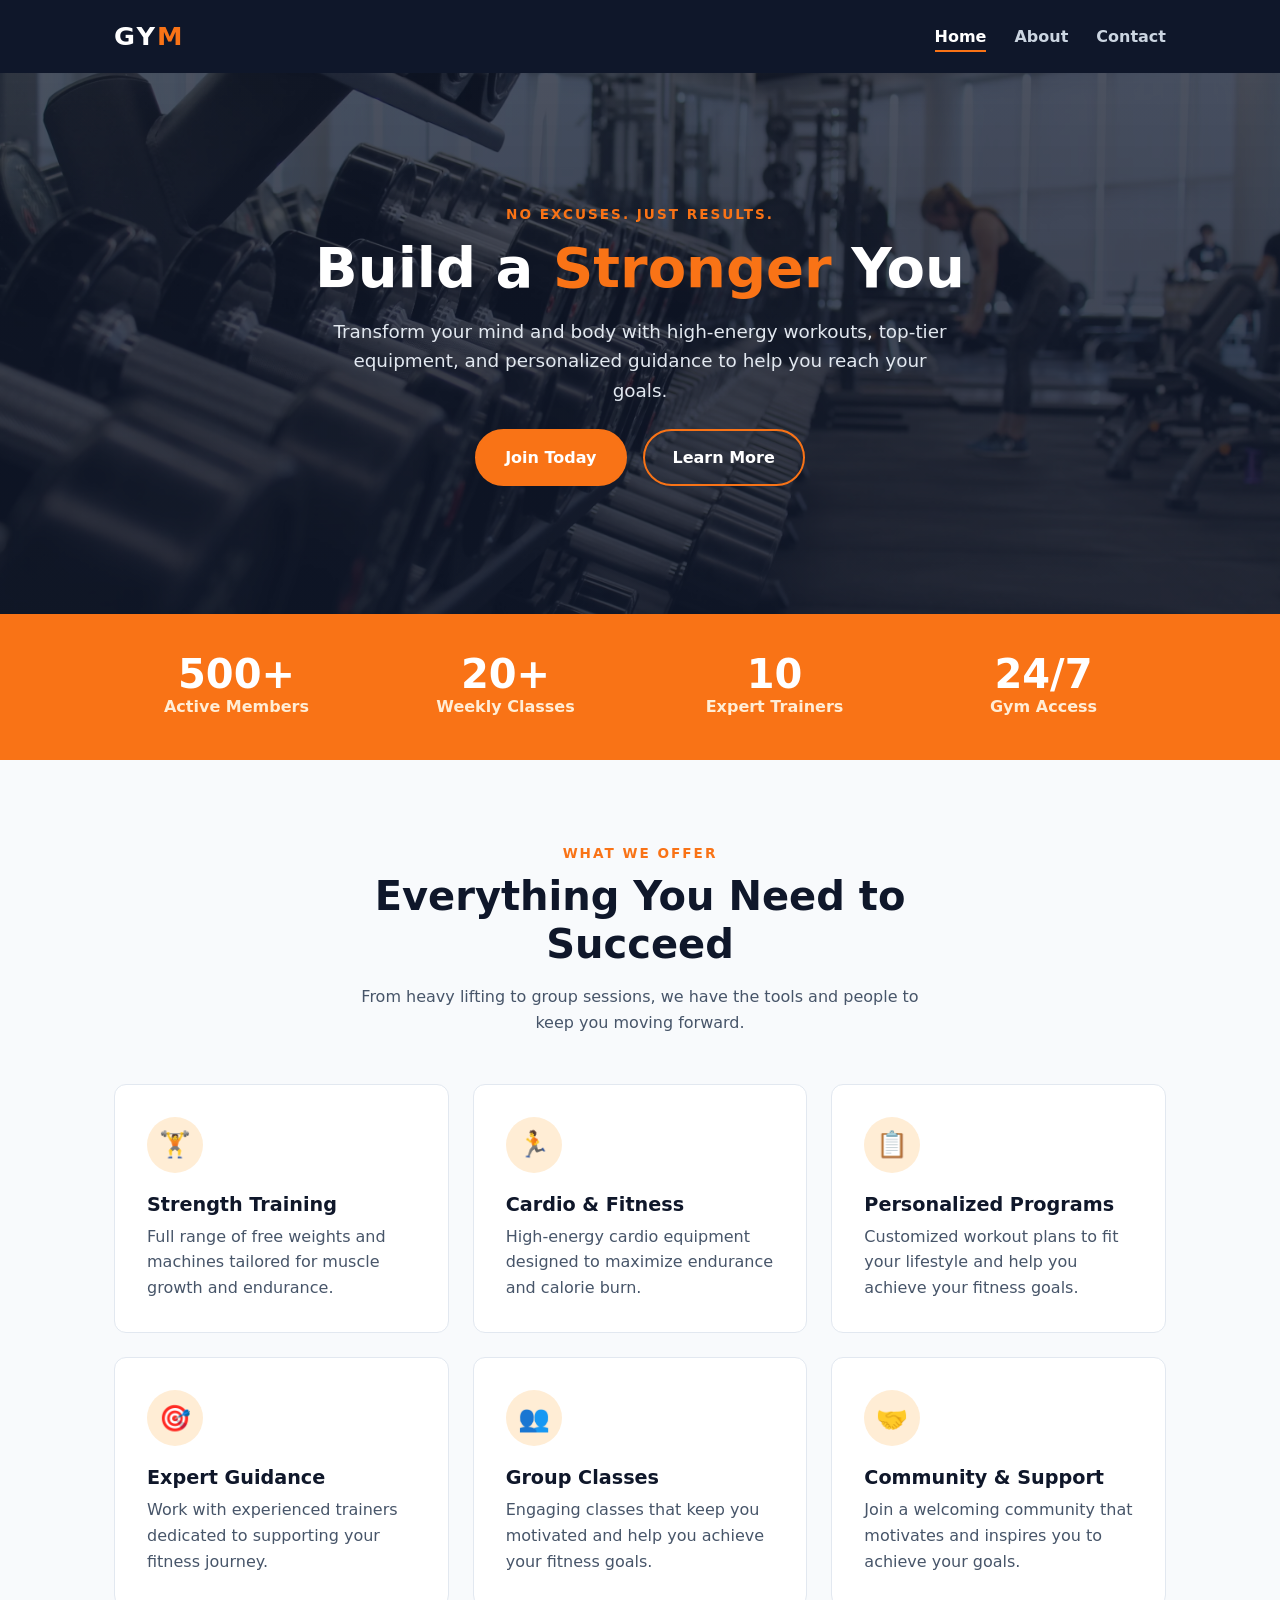
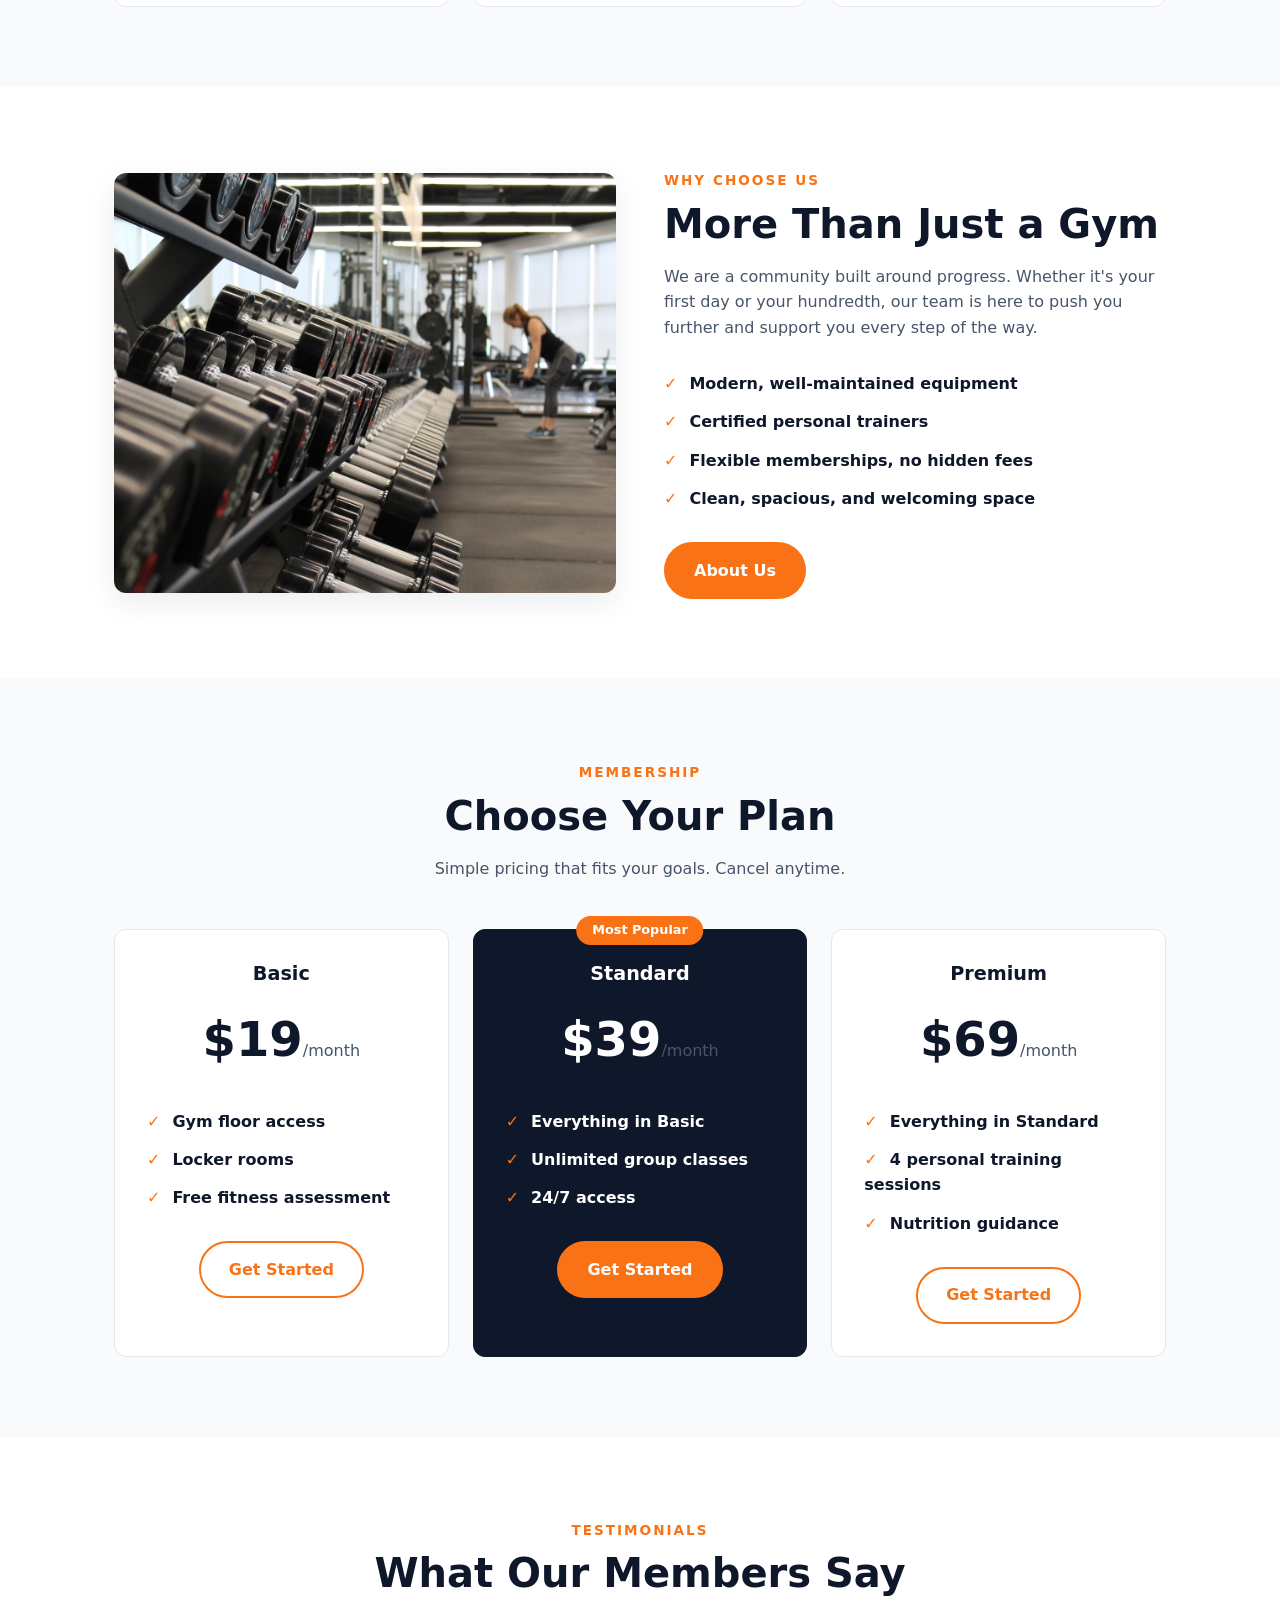
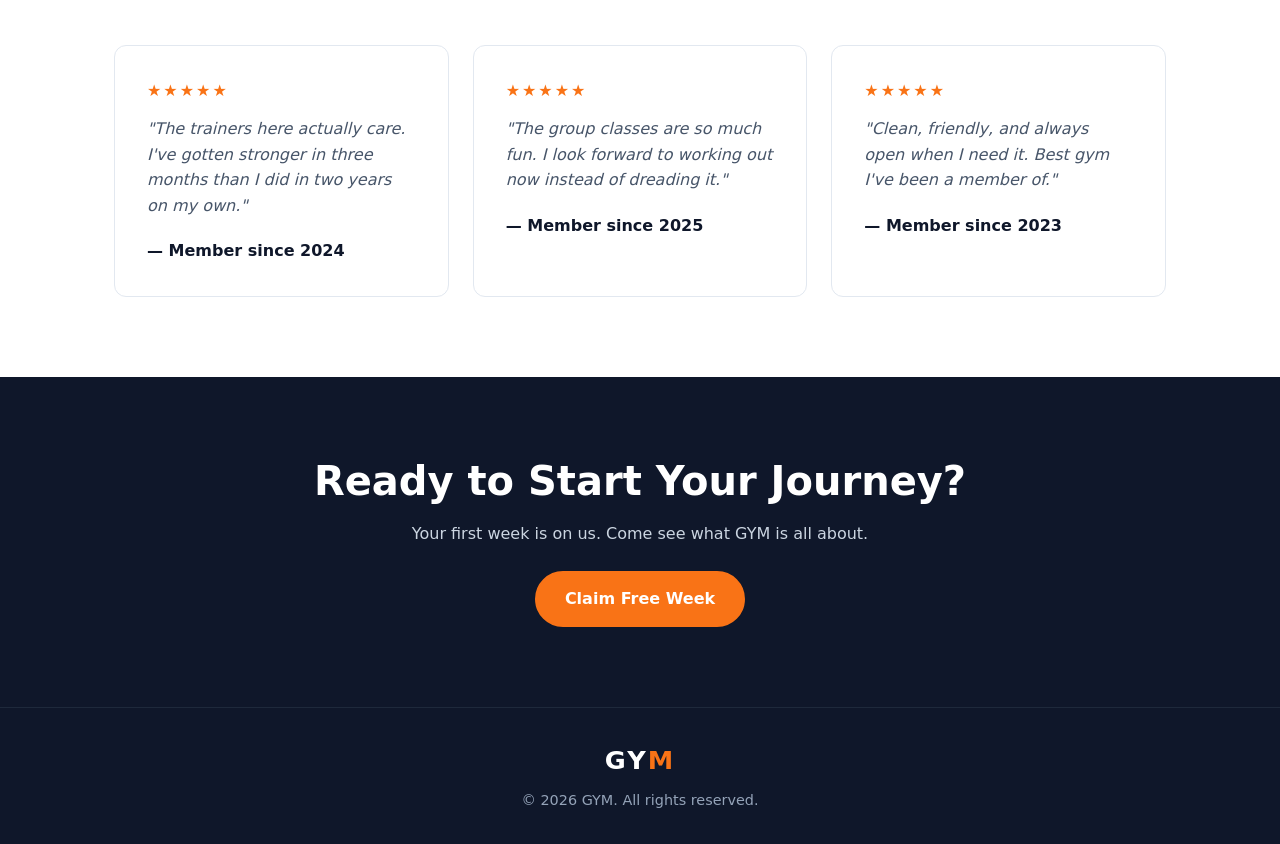
<file: index.html>
<!DOCTYPE html>
<html lang="en">
<head>
  <meta charset="UTF-8">
  <meta name="viewport" content="width=device-width, initial-scale=1.0">
  <title>Home - GYM</title>
  <link rel="stylesheet" href="styles.css">
</head>
<body>

  <header>
    <div class="container">
      <a href="index.html" class="logo">GY<span>M</span></a>
      <nav>
        <ul>
          <li><a href="index.html" class="active">Home</a></li>
          <li><a href="about.html">About</a></li>
          <li><a href="contact.html">Contact</a></li>
        </ul>
      </nav>
    </div>
  </header>

  <main>
    <!-- Hero -->
    <section class="hero">
      <div class="container">
        <span class="eyebrow">No excuses. Just results.</span>
        <h1>Build a <span>Stronger</span> You</h1>
        <p>Transform your mind and body with high-energy workouts, top-tier equipment, and personalized guidance to help you reach your goals.</p>
        <div class="btn-group">
          <a href="contact.html" class="btn">Join Today</a>
          <a href="about.html" class="btn btn-outline">Learn More</a>
        </div>
      </div>
    </section>

    <!-- Stats -->
    <div class="stats">
      <div class="container">
        <div class="stat"><strong>500+</strong><span>Active Members</span></div>
        <div class="stat"><strong>20+</strong><span>Weekly Classes</span></div>
        <div class="stat"><strong>10</strong><span>Expert Trainers</span></div>
        <div class="stat"><strong>24/7</strong><span>Gym Access</span></div>
      </div>
    </div>

    <!-- What we offer -->
    <section>
      <div class="container">
        <div class="section-title">
          <span class="eyebrow">What We Offer</span>
          <h2>Everything You Need to Succeed</h2>
          <p>From heavy lifting to group sessions, we have the tools and people to keep you moving forward.</p>
        </div>

        <div class="grid">
          <div class="card">
            <div class="icon">🏋️</div>
            <h3>Strength Training</h3>
            <p>Full range of free weights and machines tailored for muscle growth and endurance.</p>
          </div>
          <div class="card">
            <div class="icon">🏃</div>
            <h3>Cardio &amp; Fitness</h3>
            <p>High-energy cardio equipment designed to maximize endurance and calorie burn.</p>
          </div>
          <div class="card">
            <div class="icon">📋</div>
            <h3>Personalized Programs</h3>
            <p>Customized workout plans to fit your lifestyle and help you achieve your fitness goals.</p>
          </div>
          <div class="card">
            <div class="icon">🎯</div>
            <h3>Expert Guidance</h3>
            <p>Work with experienced trainers dedicated to supporting your fitness journey.</p>
          </div>
          <div class="card">
            <div class="icon">👥</div>
            <h3>Group Classes</h3>
            <p>Engaging classes that keep you motivated and help you achieve your fitness goals.</p>
          </div>
          <div class="card">
            <div class="icon">🤝</div>
            <h3>Community &amp; Support</h3>
            <p>Join a welcoming community that motivates and inspires you to achieve your goals.</p>
          </div>
        </div>
      </div>
    </section>

    <!-- Why choose us -->
    <section class="bg-white">
      <div class="container split">
        <img src="img/gym1.jpeg" alt="Main gym area">
        <div>
          <span class="eyebrow">Why Choose Us</span>
          <h2>More Than Just a Gym</h2>
          <p>We are a community built around progress. Whether it's your first day or your hundredth, our team is here to push you further and support you every step of the way.</p>
          <ul class="check-list">
            <li>Modern, well-maintained equipment</li>
            <li>Certified personal trainers</li>
            <li>Flexible memberships, no hidden fees</li>
            <li>Clean, spacious, and welcoming space</li>
          </ul>
          <a href="about.html" class="btn">About Us</a>
        </div>
      </div>
    </section>

    <!-- Membership plans -->
    <section>
      <div class="container">
        <div class="section-title">
          <span class="eyebrow">Membership</span>
          <h2>Choose Your Plan</h2>
          <p>Simple pricing that fits your goals. Cancel anytime.</p>
        </div>

        <div class="grid">
          <div class="card plan">
            <h3>Basic</h3>
            <div class="price">$19<small>/month</small></div>
            <ul class="check-list">
              <li>Gym floor access</li>
              <li>Locker rooms</li>
              <li>Free fitness assessment</li>
            </ul>
            <a href="contact.html" class="btn btn-outline">Get Started</a>
          </div>
          <div class="card plan featured">
            <span class="badge">Most Popular</span>
            <h3>Standard</h3>
            <div class="price">$39<small>/month</small></div>
            <ul class="check-list">
              <li>Everything in Basic</li>
              <li>Unlimited group classes</li>
              <li>24/7 access</li>
            </ul>
            <a href="contact.html" class="btn">Get Started</a>
          </div>
          <div class="card plan">
            <h3>Premium</h3>
            <div class="price">$69<small>/month</small></div>
            <ul class="check-list">
              <li>Everything in Standard</li>
              <li>4 personal training sessions</li>
              <li>Nutrition guidance</li>
            </ul>
            <a href="contact.html" class="btn btn-outline">Get Started</a>
          </div>
        </div>
      </div>
    </section>

    <!-- Testimonials -->
    <section class="bg-white">
      <div class="container">
        <div class="section-title">
          <span class="eyebrow">Testimonials</span>
          <h2>What Our Members Say</h2>
        </div>

        <div class="grid">
          <div class="card testimonial">
            <div class="stars">★★★★★</div>
            <p>"The trainers here actually care. I've gotten stronger in three months than I did in two years on my own."</p>
            <strong>— Member since 2024</strong>
          </div>
          <div class="card testimonial">
            <div class="stars">★★★★★</div>
            <p>"The group classes are so much fun. I look forward to working out now instead of dreading it."</p>
            <strong>— Member since 2025</strong>
          </div>
          <div class="card testimonial">
            <div class="stars">★★★★★</div>
            <p>"Clean, friendly, and always open when I need it. Best gym I've been a member of."</p>
            <strong>— Member since 2023</strong>
          </div>
        </div>
      </div>
    </section>

    <!-- Call to action -->
    <section class="cta">
      <div class="container">
        <h2>Ready to Start Your Journey?</h2>
        <p>Your first week is on us. Come see what GYM is all about.</p>
        <div class="btn-group">
          <a href="contact.html" class="btn">Claim Free Week</a>
        </div>
      </div>
    </section>
  </main>

  <footer>
    <div class="container">
      <a href="index.html" class="logo">GY<span>M</span></a>
      <p>&copy; 2026 GYM. All rights reserved.</p>
    </div>
  </footer>

</body>
</html>
</file>
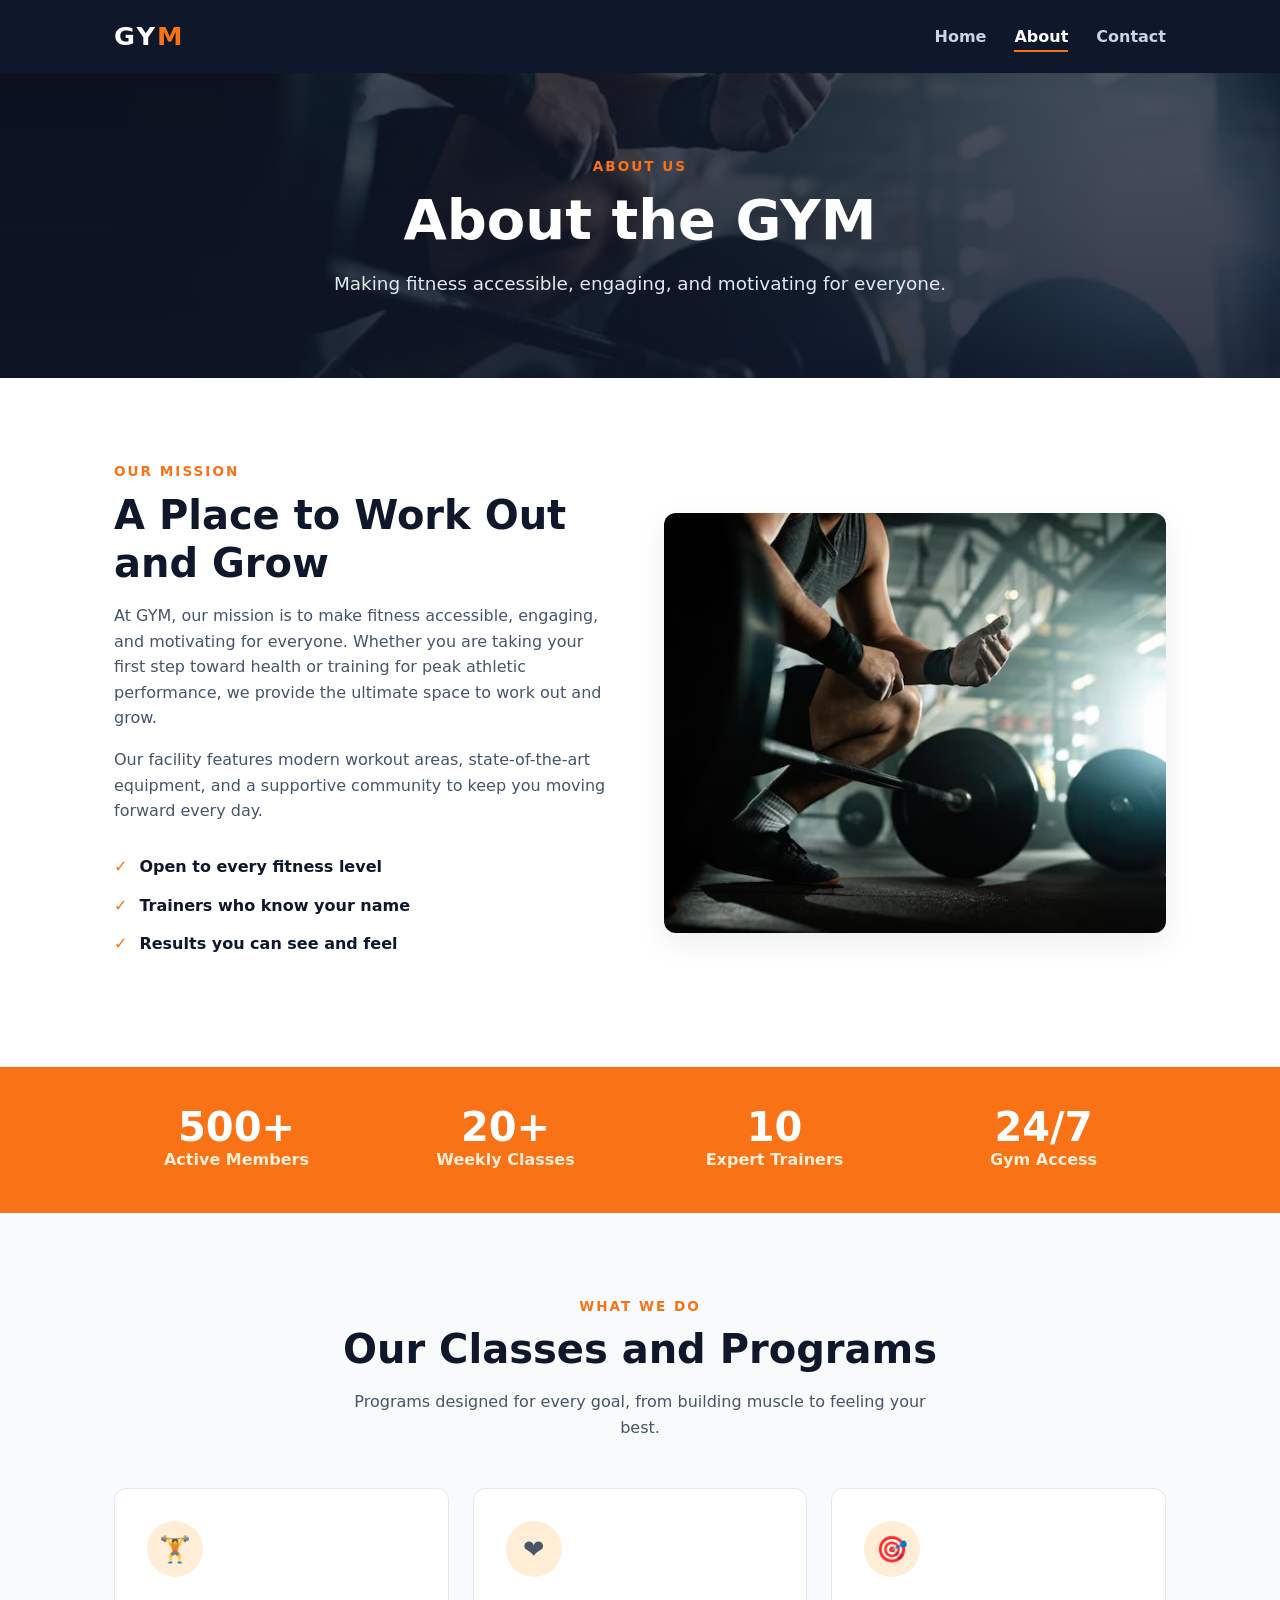
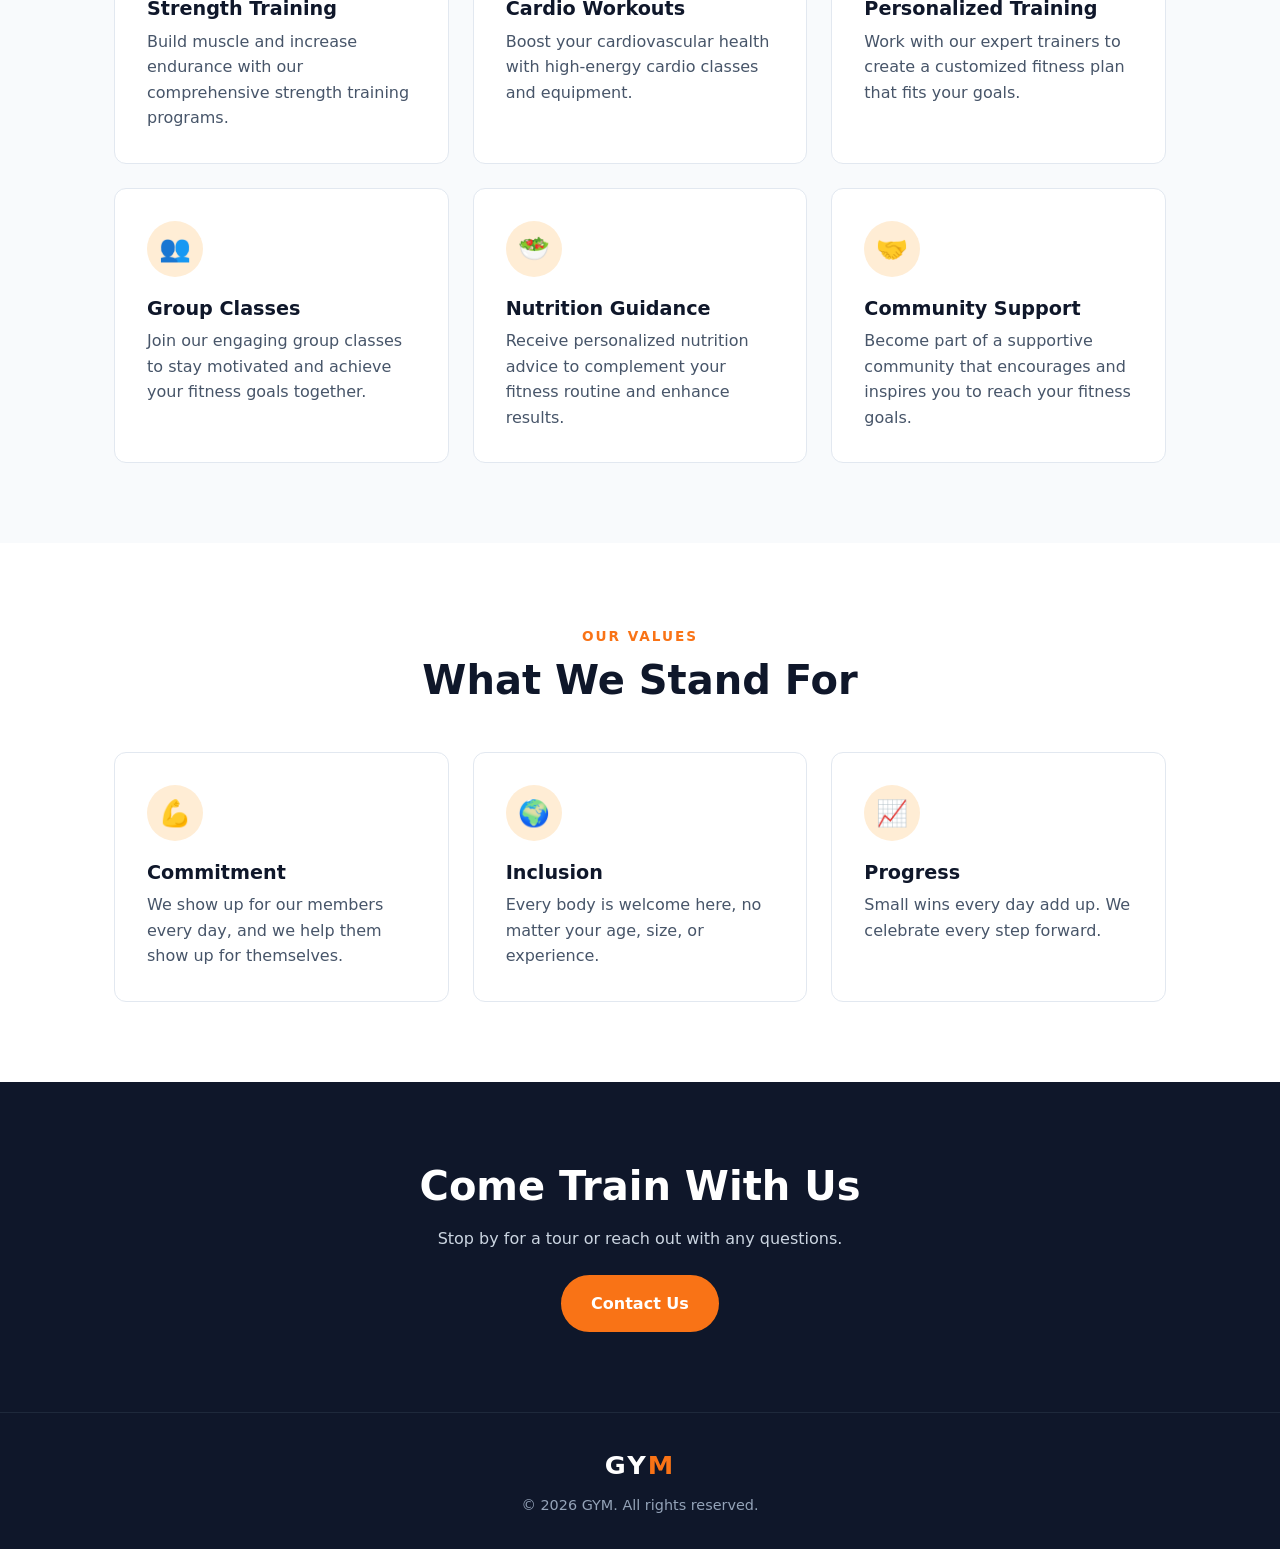
<file: about.html>
<!DOCTYPE html>
<html lang="en">
<head>
  <meta charset="UTF-8">
  <meta name="viewport" content="width=device-width, initial-scale=1.0">
  <title>About Us - GYM</title>
  <link rel="stylesheet" href="styles.css">
</head>
<body>

  <header>
    <div class="container">
      <a href="index.html" class="logo">GY<span>M</span></a>
      <nav>
        <ul>
          <li><a href="index.html">Home</a></li>
          <li><a href="about.html" class="active">About</a></li>
          <li><a href="contact.html">Contact</a></li>
        </ul>
      </nav>
    </div>
  </header>

  <main>
    <!-- Page banner -->
    <section class="page-banner about-banner">
      <div class="container">
        <span class="eyebrow">About Us</span>
        <h1>About the GYM</h1>
        <p>Making fitness accessible, engaging, and motivating for everyone.</p>
      </div>
    </section>

    <!-- Our story -->
    <section class="bg-white">
      <div class="container split">
        <div>
          <span class="eyebrow">Our Mission</span>
          <h2>A Place to Work Out and Grow</h2>
          <p>At GYM, our mission is to make fitness accessible, engaging, and motivating for everyone. Whether you are taking your first step toward health or training for peak athletic performance, we provide the ultimate space to work out and grow.</p>
          <p>Our facility features modern workout areas, state-of-the-art equipment, and a supportive community to keep you moving forward every day.</p>
          <ul class="check-list">
            <li>Open to every fitness level</li>
            <li>Trainers who know your name</li>
            <li>Results you can see and feel</li>
          </ul>
        </div>
        <img src="img/fitness_center.jpeg" alt="Fitness center layout">
      </div>
    </section>

    <!-- Stats -->
    <div class="stats">
      <div class="container">
        <div class="stat"><strong>500+</strong><span>Active Members</span></div>
        <div class="stat"><strong>20+</strong><span>Weekly Classes</span></div>
        <div class="stat"><strong>10</strong><span>Expert Trainers</span></div>
        <div class="stat"><strong>24/7</strong><span>Gym Access</span></div>
      </div>
    </div>

    <!-- Classes and programs -->
    <section>
      <div class="container">
        <div class="section-title">
          <span class="eyebrow">What We Do</span>
          <h2>Our Classes and Programs</h2>
          <p>Programs designed for every goal, from building muscle to feeling your best.</p>
        </div>

        <div class="grid">
          <div class="card">
            <div class="icon">🏋️</div>
            <h3>Strength Training</h3>
            <p>Build muscle and increase endurance with our comprehensive strength training programs.</p>
          </div>
          <div class="card">
            <div class="icon">❤️</div>
            <h3>Cardio Workouts</h3>
            <p>Boost your cardiovascular health with high-energy cardio classes and equipment.</p>
          </div>
          <div class="card">
            <div class="icon">🎯</div>
            <h3>Personalized Training</h3>
            <p>Work with our expert trainers to create a customized fitness plan that fits your goals.</p>
          </div>
          <div class="card">
            <div class="icon">👥</div>
            <h3>Group Classes</h3>
            <p>Join our engaging group classes to stay motivated and achieve your fitness goals together.</p>
          </div>
          <div class="card">
            <div class="icon">🥗</div>
            <h3>Nutrition Guidance</h3>
            <p>Receive personalized nutrition advice to complement your fitness routine and enhance results.</p>
          </div>
          <div class="card">
            <div class="icon">🤝</div>
            <h3>Community Support</h3>
            <p>Become part of a supportive community that encourages and inspires you to reach your fitness goals.</p>
          </div>
        </div>
      </div>
    </section>

    <!-- Our values -->
    <section class="bg-white">
      <div class="container">
        <div class="section-title">
          <span class="eyebrow">Our Values</span>
          <h2>What We Stand For</h2>
        </div>

        <div class="grid">
          <div class="card">
            <div class="icon">💪</div>
            <h3>Commitment</h3>
            <p>We show up for our members every day, and we help them show up for themselves.</p>
          </div>
          <div class="card">
            <div class="icon">🌍</div>
            <h3>Inclusion</h3>
            <p>Every body is welcome here, no matter your age, size, or experience.</p>
          </div>
          <div class="card">
            <div class="icon">📈</div>
            <h3>Progress</h3>
            <p>Small wins every day add up. We celebrate every step forward.</p>
          </div>
        </div>
      </div>
    </section>

    <!-- Call to action -->
    <section class="cta">
      <div class="container">
        <h2>Come Train With Us</h2>
        <p>Stop by for a tour or reach out with any questions.</p>
        <div class="btn-group">
          <a href="contact.html" class="btn">Contact Us</a>
        </div>
      </div>
    </section>
  </main>

  <footer>
    <div class="container">
      <a href="index.html" class="logo">GY<span>M</span></a>
      <p>&copy; 2026 GYM. All rights reserved.</p>
    </div>
  </footer>

</body>
</html>
</file>
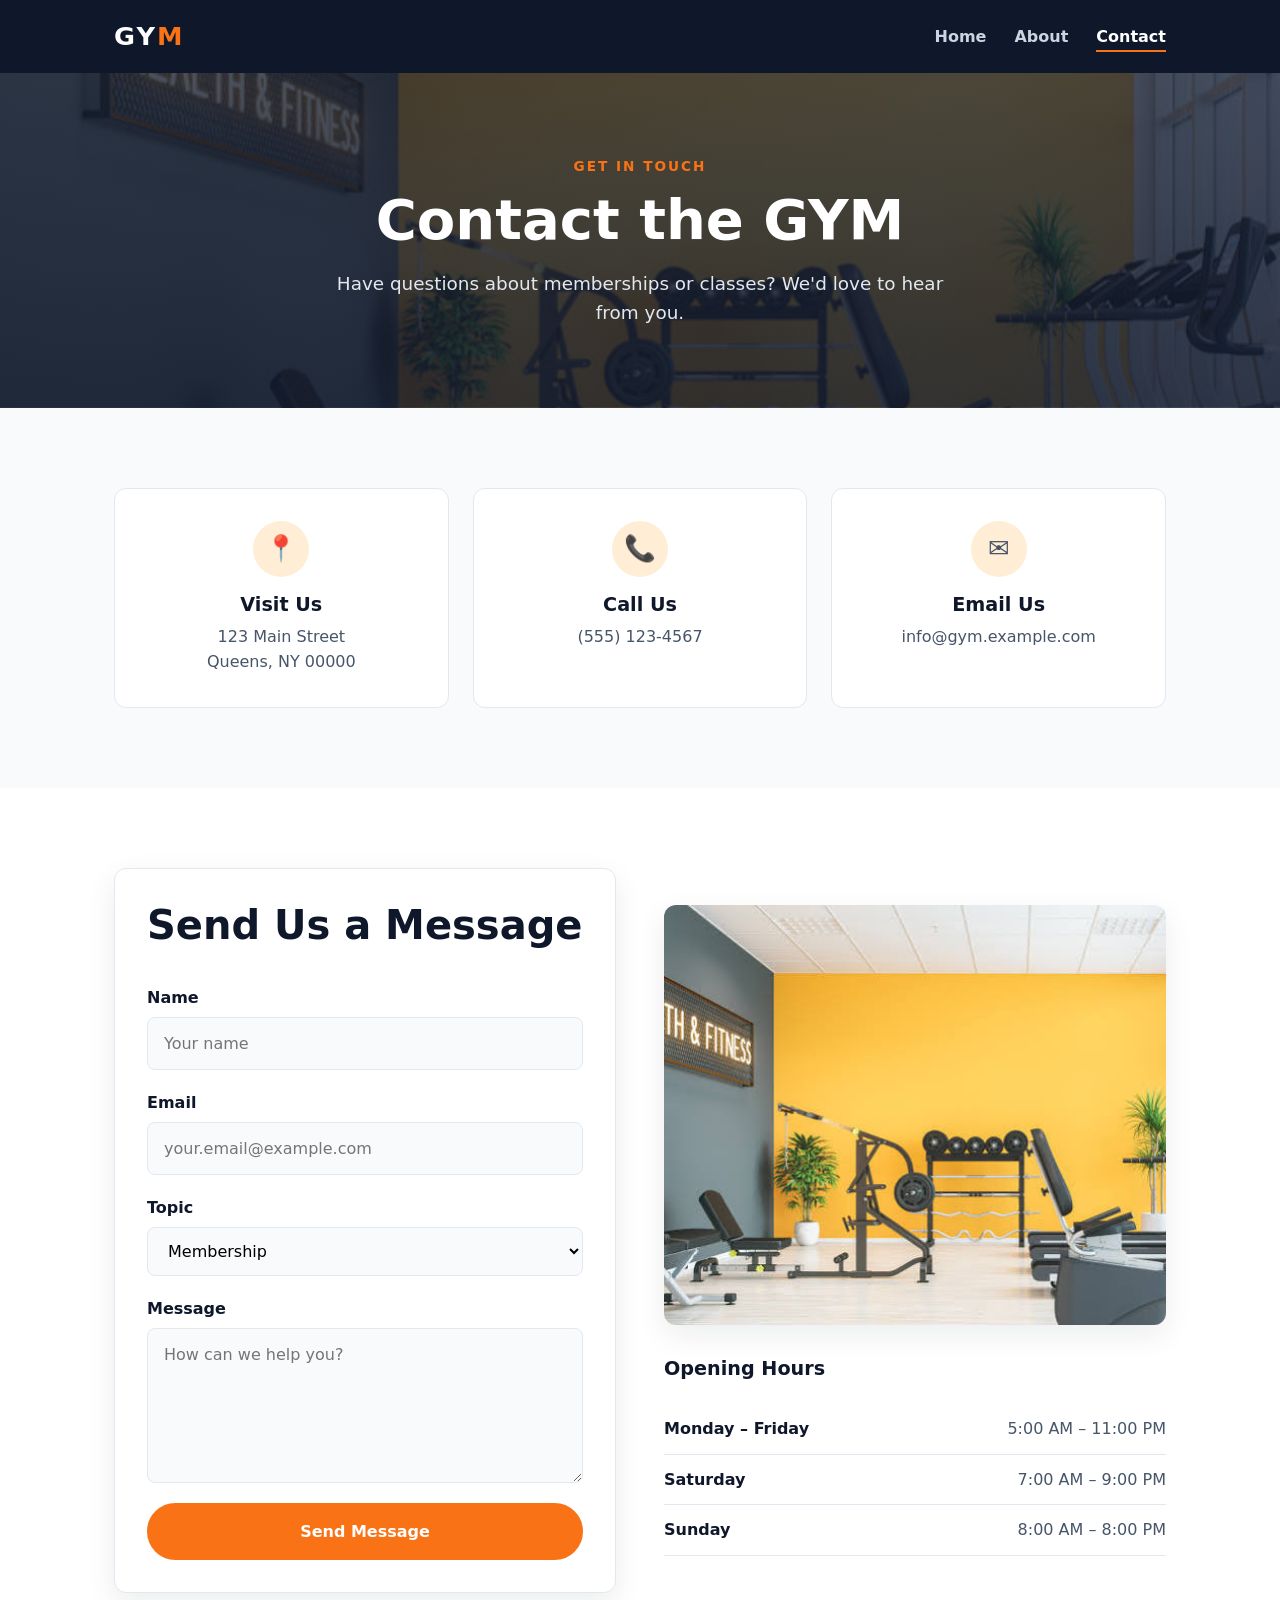
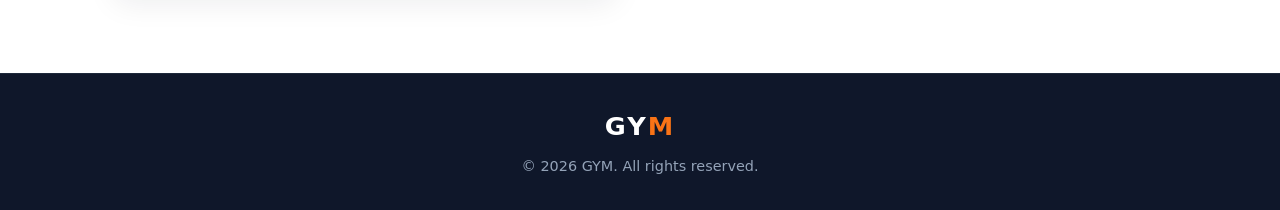
<file: contact.html>
<!DOCTYPE html>
<html lang="en">
<head>
  <meta charset="UTF-8">
  <meta name="viewport" content="width=device-width, initial-scale=1.0">
  <title>Contact Us - GYM</title>
  <link rel="stylesheet" href="styles.css">
</head>
<body>

  <header>
    <div class="container">
      <a href="index.html" class="logo">GY<span>M</span></a>
      <nav>
        <ul>
          <li><a href="index.html">Home</a></li>
          <li><a href="about.html">About</a></li>
          <li><a href="contact.html" class="active">Contact</a></li>
        </ul>
      </nav>
    </div>
  </header>

  <main>
    <!-- Page banner -->
    <section class="page-banner contact-banner">
      <div class="container">
        <span class="eyebrow">Get In Touch</span>
        <h1>Contact the GYM</h1>
        <p>Have questions about memberships or classes? We'd love to hear from you.</p>
      </div>
    </section>

    <!-- Contact info -->
    <section class="contact-info">
      <div class="container grid">
        <div class="card">
          <div class="icon">📍</div>
          <h3>Visit Us</h3>
          <p>123 Main Street<br>Queens, NY 00000</p>
        </div>
        <div class="card">
          <div class="icon">📞</div>
          <h3>Call Us</h3>
          <p>(555) 123-4567</p>
        </div>
        <div class="card">
          <div class="icon">✉️</div>
          <h3>Email Us</h3>
          <p>info@gym.example.com</p>
        </div>
      </div>
    </section>

    <!-- Form and hours -->
    <section class="bg-white">
      <div class="container split">
        <form class="contact-form">
          <h2>Send Us a Message</h2>

          <div class="form-group">
            <label for="name">Name</label>
            <input type="text" id="name" name="name" required placeholder="Your name">
          </div>

          <div class="form-group">
            <label for="email">Email</label>
            <input type="email" id="email" name="email" required placeholder="your.email@example.com">
          </div>

          <div class="form-group">
            <label for="topic">Topic</label>
            <select id="topic" name="topic">
              <option>Membership</option>
              <option>Classes</option>
              <option>Personal Training</option>
              <option>Other</option>
            </select>
          </div>

          <div class="form-group">
            <label for="message">Message</label>
            <textarea id="message" name="message" rows="5" required placeholder="How can we help you?"></textarea>
          </div>

          <button type="submit" class="btn">Send Message</button>
        </form>

        <div>
          <img src="img/homegym.jpg" alt="Gym equipment setup">
          <h3 style="margin-top: 2rem;">Opening Hours</h3>
          <ul class="hours">
            <li><strong>Monday – Friday</strong><span>5:00 AM – 11:00 PM</span></li>
            <li><strong>Saturday</strong><span>7:00 AM – 9:00 PM</span></li>
            <li><strong>Sunday</strong><span>8:00 AM – 8:00 PM</span></li>
          </ul>
        </div>
      </div>
    </section>
  </main>

  <footer>
    <div class="container">
      <a href="index.html" class="logo">GY<span>M</span></a>
      <p>&copy; 2026 GYM. All rights reserved.</p>
    </div>
  </footer>

</body>
</html>
</file>
<file: styles.css>
/* Colors and reusable values */
:root {
  --dark: #0f172a;
  --dark-2: #1e293b;
  --accent: #f97316;
  --accent-dark: #ea580c;
  --text: #475569;
  --heading: #0f172a;
  --light: #f8fafc;
  --border: #e2e8f0;
  --radius: 12px;
  --shadow: 0 10px 30px rgba(15, 23, 42, 0.08);
}

/* Reset */
* {
  box-sizing: border-box;
  margin: 0;
  padding: 0;
}

body {
  font-family: system-ui, sans-serif;
  line-height: 1.6;
  color: var(--text);
  background: var(--light);
}

img {
  display: block;
  max-width: 100%;
}

h1, h2, h3 {
  color: var(--heading);
  line-height: 1.2;
}

h1 { font-size: clamp(2.25rem, 5vw, 3.5rem); margin-bottom: 1rem; }
h2 { font-size: clamp(1.75rem, 3.5vw, 2.5rem); margin-bottom: 1rem; }
h3 { font-size: 1.2rem; margin-bottom: 0.5rem; }
p  { margin-bottom: 1rem; }

.container {
  width: 100%;
  max-width: 1100px;
  margin: 0 auto;
  padding: 0 1.5rem;
}

section {
  padding: 5rem 0;
}

.section-title {
  text-align: center;
  max-width: 600px;
  margin: 0 auto 3rem;
}

.eyebrow {
  display: inline-block;
  color: var(--accent);
  font-weight: 700;
  font-size: 0.85rem;
  letter-spacing: 2px;
  text-transform: uppercase;
  margin-bottom: 0.5rem;
}

/* Header */
header {
  position: sticky;
  top: 0;
  z-index: 10;
  background: var(--dark);
}

header .container {
  display: flex;
  justify-content: space-between;
  align-items: center;
  flex-wrap: wrap;
  gap: 1rem;
  padding-top: 1rem;
  padding-bottom: 1rem;
}

.logo {
  font-size: 1.6rem;
  font-weight: 900;
  color: #fff;
  text-decoration: none;
  letter-spacing: 2px;
}

.logo span {
  color: var(--accent);
}

nav ul {
  display: flex;
  align-items: center;
  gap: 1.75rem;
  list-style: none;
}

nav a {
  color: #cbd5e1;
  font-weight: 600;
  text-decoration: none;
  padding-bottom: 4px;
  border-bottom: 2px solid transparent;
  transition: color 0.2s, border-color 0.2s;
}

nav a:hover,
nav a.active {
  color: #fff;
  border-color: var(--accent);
}

/* Buttons */
.btn {
  display: inline-block;
  background: var(--accent);
  color: #fff;
  padding: 0.85rem 1.75rem;
  border: 2px solid var(--accent);
  border-radius: 999px;
  font: inherit;
  font-weight: 700;
  text-decoration: none;
  cursor: pointer;
  transition: background 0.2s, transform 0.2s;
}

.btn:hover {
  background: var(--accent-dark);
  border-color: var(--accent-dark);
  transform: translateY(-2px);
}

.btn-outline {
  background: transparent;
}

.btn-outline:hover {
  background: #fff;
  border-color: #fff;
  color: var(--dark);
}

.btn-group {
  display: flex;
  flex-wrap: wrap;
  gap: 1rem;
  margin-top: 1.5rem;
}

/* Hero (home) and page banner (about, contact) */
.hero,
.page-banner {
  background-size: cover;
  background-position: center;
  color: #e2e8f0;
  text-align: center;
}

.hero {
  background-image: linear-gradient(rgba(15, 23, 42, 0.75), rgba(15, 23, 42, 0.85)), url("img/gym1.jpeg");
  padding: 8rem 0;
}

.page-banner {
  padding: 5rem 0;
}

.about-banner {
  background-image: linear-gradient(rgba(15, 23, 42, 0.75), rgba(15, 23, 42, 0.85)), url("img/fitness_center.jpeg");
}

.contact-banner {
  background-image: linear-gradient(rgba(15, 23, 42, 0.75), rgba(15, 23, 42, 0.85)), url("img/homegym.jpg");
}

.hero h1,
.page-banner h1 {
  color: #fff;
}

.hero h1 span {
  color: var(--accent);
}

.hero p,
.page-banner p {
  max-width: 620px;
  margin: 0 auto;
  font-size: 1.15rem;
}

.hero .btn-group {
  justify-content: center;
}

/* Stats strip */
.stats {
  background: var(--accent);
  padding: 2.5rem 0;
}

.stats .container {
  display: grid;
  grid-template-columns: repeat(auto-fit, minmax(150px, 1fr));
  gap: 1.5rem;
  text-align: center;
}

.stat strong {
  display: block;
  font-size: 2.5rem;
  font-weight: 900;
  color: #fff;
  line-height: 1;
}

.stat span {
  color: #ffedd5;
  font-weight: 600;
}

/* Card grids */
.grid {
  display: grid;
  grid-template-columns: repeat(auto-fit, minmax(260px, 1fr));
  gap: 1.5rem;
}

.card {
  background: #fff;
  padding: 2rem;
  border: 1px solid var(--border);
  border-radius: var(--radius);
  transition: transform 0.2s, box-shadow 0.2s;
}

.card:hover {
  transform: translateY(-5px);
  box-shadow: var(--shadow);
}

.card p {
  margin-bottom: 0;
}

.icon {
  display: grid;
  place-items: center;
  width: 56px;
  height: 56px;
  margin-bottom: 1.25rem;
  font-size: 1.6rem;
  background: #ffedd5;
  border-radius: 50%;
}

/* Two-column layout: text + image */
.split {
  display: grid;
  gap: 3rem;
  align-items: center;
}

@media (min-width: 800px) {
  .split {
    grid-template-columns: 1fr 1fr;
  }
}

.split img {
  width: 100%;
  height: 420px;
  object-fit: cover;
  border-radius: var(--radius);
  box-shadow: var(--shadow);
}

.check-list {
  list-style: none;
  margin: 1.5rem 0;
}

.check-list li {
  padding: 0.4rem 0;
  font-weight: 600;
  color: var(--heading);
}

.check-list li::before {
  content: "✓";
  color: var(--accent);
  font-weight: 900;
  margin-right: 0.75rem;
}

/* Alternate background */
.bg-white {
  background: #fff;
}

/* Membership plans */
.plan {
  text-align: center;
  position: relative;
}

.plan .price {
  font-size: 3rem;
  font-weight: 900;
  color: var(--heading);
  margin: 1rem 0;
}

.plan .price small {
  font-size: 1rem;
  font-weight: 500;
  color: var(--text);
}

.plan .check-list {
  text-align: left;
}

.plan .btn-outline {
  color: var(--accent);
}

.plan .btn-outline:hover {
  background: var(--accent);
  border-color: var(--accent);
  color: #fff;
}

.plan.featured {
  background: var(--dark);
  border-color: var(--dark);
  color: #cbd5e1;
}

.plan.featured h3,
.plan.featured .price,
.plan.featured .check-list li {
  color: #fff;
}

.badge {
  position: absolute;
  top: -14px;
  left: 50%;
  transform: translateX(-50%);
  background: var(--accent);
  color: #fff;
  font-size: 0.8rem;
  font-weight: 700;
  padding: 0.25rem 1rem;
  border-radius: 999px;
}

/* Testimonials */
.testimonial p {
  font-style: italic;
  margin-bottom: 1.25rem;
}

.testimonial strong {
  color: var(--heading);
}

.stars {
  color: var(--accent);
  margin-bottom: 0.75rem;
  letter-spacing: 2px;
}

/* Call-to-action banner */
.cta {
  background: var(--dark);
  text-align: center;
  color: #cbd5e1;
}

.cta h2 {
  color: #fff;
}

.cta .btn-group {
  justify-content: center;
}

/* Contact page */
.contact-info .card {
  text-align: center;
}

.contact-info .icon {
  margin: 0 auto 1rem;
}

.contact-form {
  display: flex;
  flex-direction: column;
  gap: 1.25rem;
  background: #fff;
  padding: 2rem;
  border: 1px solid var(--border);
  border-radius: var(--radius);
  box-shadow: var(--shadow);
}

.form-group {
  display: flex;
  flex-direction: column;
  gap: 0.4rem;
}

.form-group label {
  font-weight: 600;
  color: var(--heading);
}

.form-group input,
.form-group select,
.form-group textarea {
  padding: 0.8rem 1rem;
  border: 1px solid var(--border);
  border-radius: 8px;
  font: inherit;
  background: var(--light);
}

.form-group input:focus,
.form-group select:focus,
.form-group textarea:focus {
  outline: 2px solid var(--accent);
  background: #fff;
}

.hours {
  list-style: none;
  margin-top: 1.5rem;
}

.hours li {
  display: flex;
  justify-content: space-between;
  padding: 0.75rem 0;
  border-bottom: 1px solid var(--border);
}

.hours strong {
  color: var(--heading);
}

/* Footer */
footer {
  background: var(--dark);
  color: #94a3b8;
  border-top: 1px solid var(--dark-2);
  padding: 2rem 0;
  text-align: center;
  font-size: 0.9rem;
}

footer .logo {
  display: inline-block;
  margin-bottom: 0.5rem;
}

footer p {
  margin-bottom: 0;
}

/* Small screens */
@media (max-width: 600px) {
  header .container {
    justify-content: center;
  }

  nav ul {
    gap: 1.25rem;
  }

  section {
    padding: 3.5rem 0;
  }

  .hero {
    padding: 5rem 0;
  }
}
</file>
